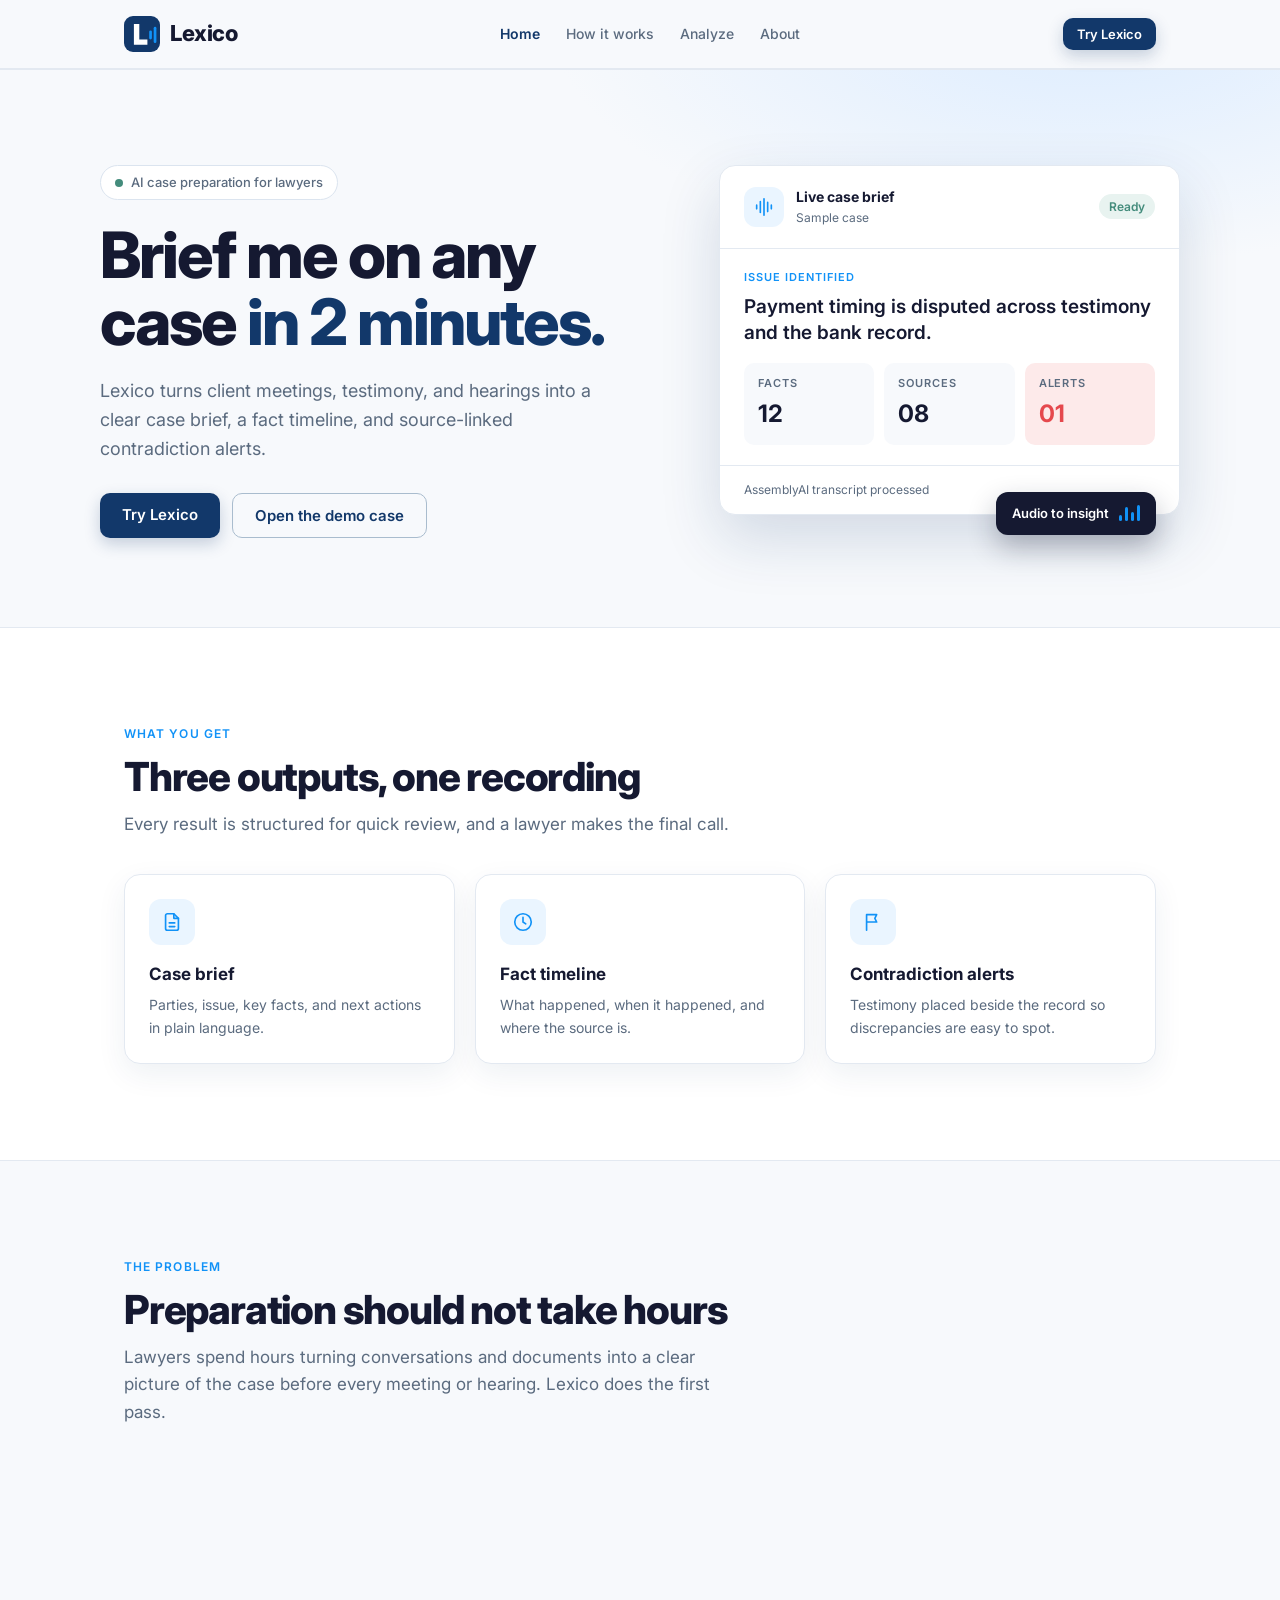
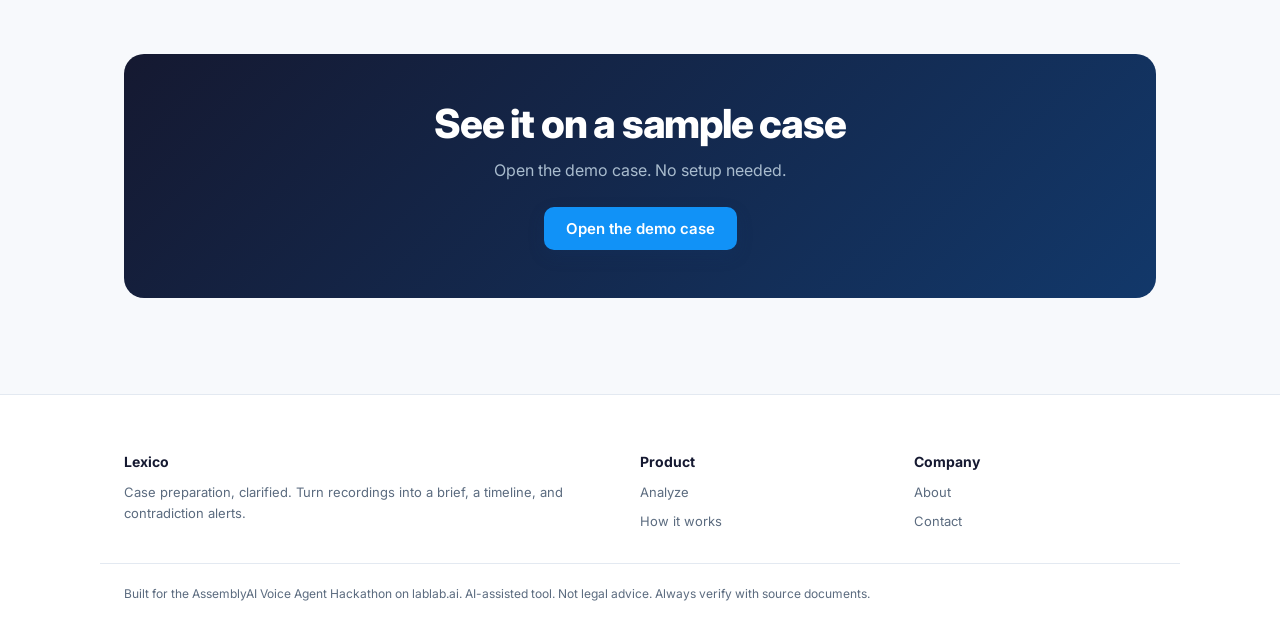
<file: index.html>
<!DOCTYPE html>
<html lang="en"><head><meta charset="utf-8"><meta name="viewport" content="width=device-width, initial-scale=1">
<title>Lexico: Case preparation, clarified</title><meta name="description" content="Lexico turns case recordings into a clear brief, fact timeline, and contradiction review.">
<link rel="icon" href="data:image/svg+xml,%3Csvg xmlns='http://www.w3.org/2000/svg' viewBox='0 0 40 40'%3E%3Crect width='40' height='40' rx='10' fill='%2312386A'/%3E%3Cpath d='M11 9h6v17h9v6H11z' fill='white'/%3E%3Crect x='28' y='16' width='3' height='10' rx='1.5' fill='%231192F7'/%3E%3Crect x='33' y='12' width='3' height='18' rx='1.5' fill='%231192F7'/%3E%3C/svg%3E">
<link href="https://fonts.googleapis.com/css2?family=Inter:wght@400;500;600;800&display=swap" rel="stylesheet">
<link rel="stylesheet" href="style.css"></head><body>
<header><div class="wrap bar"><a class="logo" href="index.html" aria-label="Lexico home">
<svg width="36" height="36" viewBox="0 0 40 40" aria-hidden="true"><rect width="40" height="40" rx="10" fill="#12386A"/><path d="M11 9h6v17h9v6H11z" fill="#fff"/><rect x="28" y="16" width="3" height="10" rx="1.5" fill="#1192F7"/><rect x="33" y="12" width="3" height="18" rx="1.5" fill="#1192F7"/></svg>Lexico</a><nav><a href="index.html" class="on">Home</a><a href="how-it-works.html">How it works</a><a href="analyze.html">Analyze</a><a href="about.html">About</a></nav><a class="btn small" href="analyze.html">Try Lexico</a></div></header>
<main><div class="herobg"><div class="wrap hero"><div><div class="pill"><i></i>AI case preparation for lawyers</div><h1>Brief me on any case <em>in 2 minutes.</em></h1>
<p class="lead">Lexico turns client meetings, testimony, and hearings into a clear case brief, a fact timeline, and source-linked contradiction alerts.</p>
<div class="row"><a class="btn" href="analyze.html">Try Lexico</a><a class="btn ghost" href="analyze.html#demo">Open the demo case</a></div></div>
<div class="pvwrap"><div class="card pv" aria-label="Sample result">
<div class="hd"><div class="ico"><svg viewBox="0 0 24 24" aria-hidden="true"><path d="M4 10v4M8 6v12M12 3v18M16 7v10M20 10v4"/></svg></div><div><b>Live case brief</b><small>Sample case</small></div><span class="ok">Ready</span></div>
<div class="bd"><div class="eyebrow">Issue identified</div><h3>Payment timing is disputed across testimony and the bank record.</h3>
<div class="stats"><div class="stat"><span class="lab">FACTS</span><b>12</b></div><div class="stat"><span class="lab">SOURCES</span><b>08</b></div><div class="stat red"><span class="lab">ALERTS</span><b>01</b></div></div></div>
<div class="ft">AssemblyAI transcript processed</div></div>
<div class="float">Audio to insight<span><b style="height:6px"></b><b style="height:14px"></b><b style="height:9px"></b><b style="height:16px"></b></span></div></div></div></div>
<section class="alt"><div class="wrap"><div class="eyebrow">What you get</div><h2>Three outputs, one recording</h2><p class="sub">Every result is structured for quick review, and a lawyer makes the final call.</p>
<div class="grid3"><div class="card"><div class="ico"><svg viewBox="0 0 24 24" aria-hidden="true"><path d="M14 3H7a2 2 0 0 0-2 2v14a2 2 0 0 0 2 2h10a2 2 0 0 0 2-2V8z"/><path d="M14 3v5h5M9 13h6M9 17h6"/></svg></div><h3>Case brief</h3><p>Parties, issue, key facts, and next actions in plain language.</p></div>
<div class="card"><div class="ico"><svg viewBox="0 0 24 24" aria-hidden="true"><circle cx="12" cy="12" r="9"/><path d="M12 7v5l3 2"/></svg></div><h3>Fact timeline</h3><p>What happened, when it happened, and where the source is.</p></div>
<div class="card"><div class="ico"><svg viewBox="0 0 24 24" aria-hidden="true"><path d="M5 21V4M5 4h11l-2 4 2 4H5"/></svg></div><h3>Contradiction alerts</h3><p>Testimony placed beside the record so discrepancies are easy to spot.</p></div></div></div></section>
<section><div class="wrap"><div class="eyebrow">The problem</div><h2>Preparation should not take hours</h2><p class="sub">Lawyers spend hours turning conversations and documents into a clear picture of the case before every meeting or hearing. Lexico does the first pass.</p></div></section><section><div class="wrap"><div class="dark"><h2>See it on a sample case</h2><p>Open the demo case. No setup needed.</p><a class="btn" href="analyze.html#demo">Open the demo case</a></div></div></section></main>
<footer><div class="wrap fgrid"><div><b>Lexico</b><span>Case preparation, clarified. Turn recordings into a brief, a timeline, and contradiction alerts.</span></div>
<div><b>Product</b><a href="analyze.html">Analyze</a><a href="how-it-works.html">How it works</a></div>
<div><b>Company</b><a href="about.html">About</a><a href="about.html#contact">Contact</a></div></div>
<div class="wrap fine">Built for the AssemblyAI Voice Agent Hackathon on lablab.ai. AI-assisted tool. Not legal advice. Always verify with source documents.</div></footer>
</body></html>
</file>
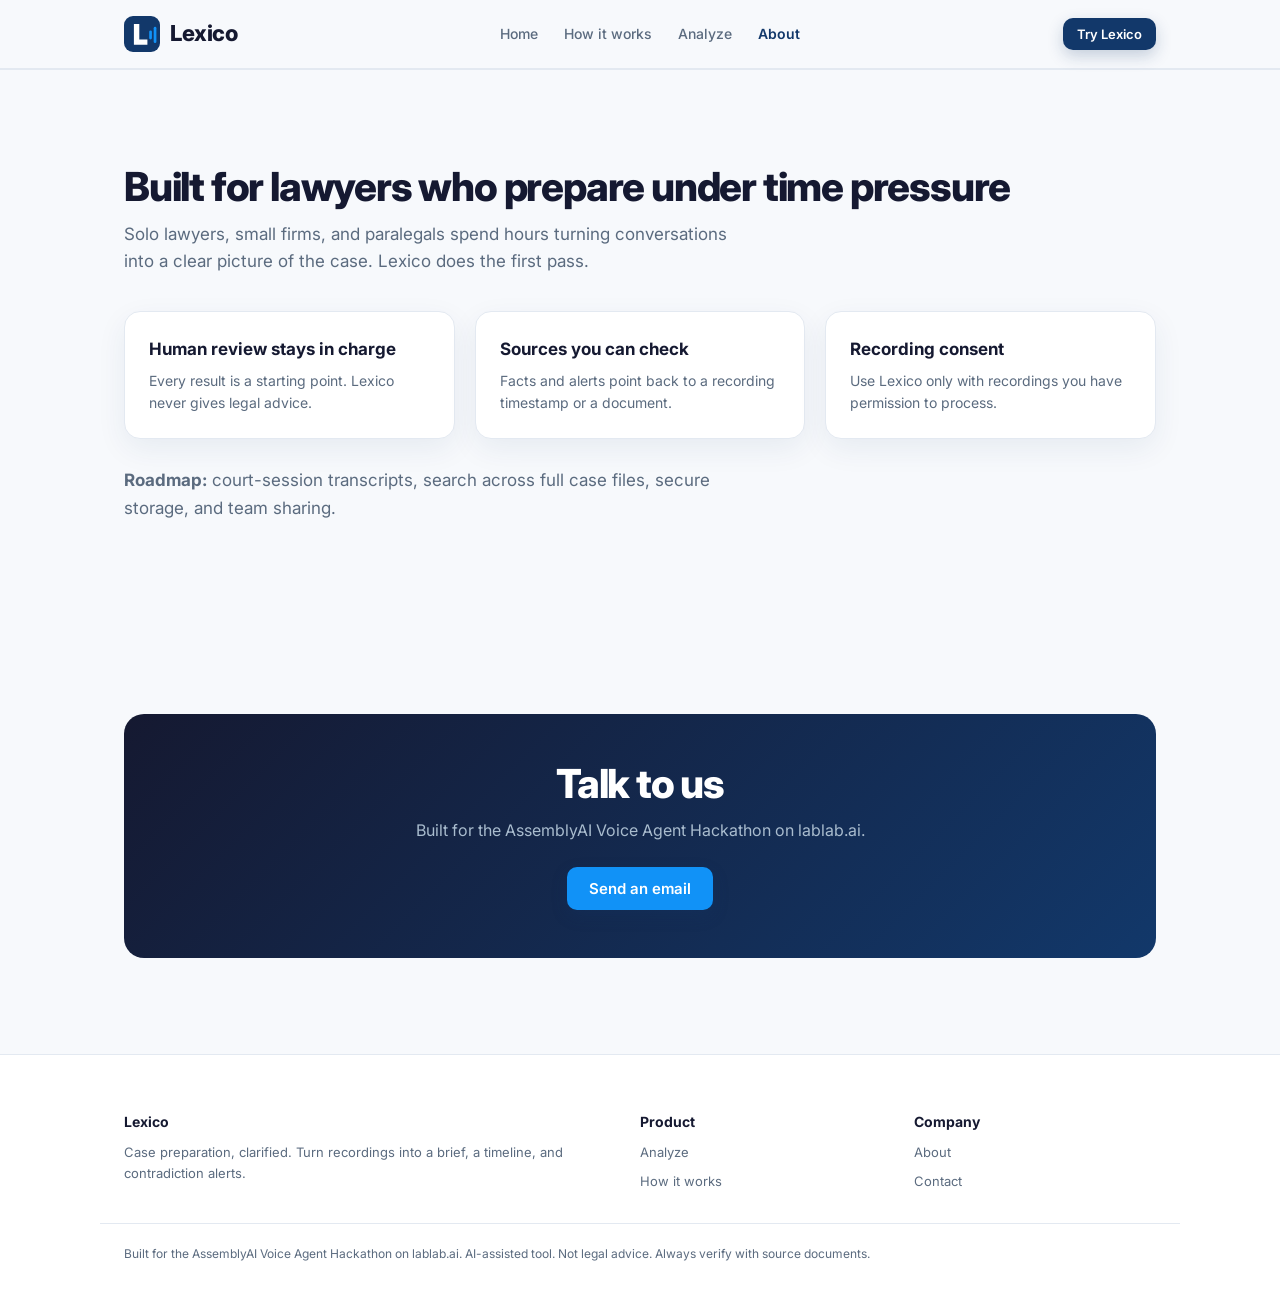
<file: about.html>
<!DOCTYPE html>
<html lang="en"><head><meta charset="utf-8"><meta name="viewport" content="width=device-width, initial-scale=1">
<title>About Lexico</title><meta name="description" content="Who Lexico is for and where it is going.">
<link rel="icon" href="data:image/svg+xml,%3Csvg xmlns='http://www.w3.org/2000/svg' viewBox='0 0 40 40'%3E%3Crect width='40' height='40' rx='10' fill='%2312386A'/%3E%3Cpath d='M11 9h6v17h9v6H11z' fill='white'/%3E%3Crect x='28' y='16' width='3' height='10' rx='1.5' fill='%231192F7'/%3E%3Crect x='33' y='12' width='3' height='18' rx='1.5' fill='%231192F7'/%3E%3C/svg%3E">
<link href="https://fonts.googleapis.com/css2?family=Inter:wght@400;500;600;800&display=swap" rel="stylesheet">
<link rel="stylesheet" href="style.css"></head><body>
<header><div class="wrap bar"><a class="logo" href="index.html" aria-label="Lexico home">
<svg width="36" height="36" viewBox="0 0 40 40" aria-hidden="true"><rect width="40" height="40" rx="10" fill="#12386A"/><path d="M11 9h6v17h9v6H11z" fill="#fff"/><rect x="28" y="16" width="3" height="10" rx="1.5" fill="#1192F7"/><rect x="33" y="12" width="3" height="18" rx="1.5" fill="#1192F7"/></svg>Lexico</a><nav><a href="index.html">Home</a><a href="how-it-works.html">How it works</a><a href="analyze.html">Analyze</a><a href="about.html" class="on">About</a></nav><a class="btn small" href="analyze.html">Try Lexico</a></div></header>
<main><section id="about"><div class="wrap">
<h2>Built for lawyers who prepare under time pressure</h2>
<p class="sub">Solo lawyers, small firms, and paralegals spend hours turning conversations into a clear picture of the case. Lexico does the first pass.</p>
<div class="grid3">
<div class="card"><h3>Human review stays in charge</h3><p>Every result is a starting point. Lexico never gives legal advice.</p></div>
<div class="card"><h3>Sources you can check</h3><p>Facts and alerts point back to a recording timestamp or a document.</p></div>
<div class="card"><h3>Recording consent</h3><p>Use Lexico only with recordings you have permission to process.</p></div>
</div>
<p class="sub" style="margin-top:28px;margin-bottom:0"><b>Roadmap:</b> court-session transcripts, search across full case files, secure storage, and team sharing.</p>
</div></section><section id="contact"><div class="wrap"><div class="dark">
<h2>Talk to us</h2><p>Built for the AssemblyAI Voice Agent Hackathon on lablab.ai.</p>
<a class="btn" href="mailto:hello@example.com?subject=Lexico">Send an email</a>
</div></div></section></main>
<footer><div class="wrap fgrid"><div><b>Lexico</b><span>Case preparation, clarified. Turn recordings into a brief, a timeline, and contradiction alerts.</span></div>
<div><b>Product</b><a href="analyze.html">Analyze</a><a href="how-it-works.html">How it works</a></div>
<div><b>Company</b><a href="about.html">About</a><a href="about.html#contact">Contact</a></div></div>
<div class="wrap fine">Built for the AssemblyAI Voice Agent Hackathon on lablab.ai. AI-assisted tool. Not legal advice. Always verify with source documents.</div></footer>
</body></html>
</file>
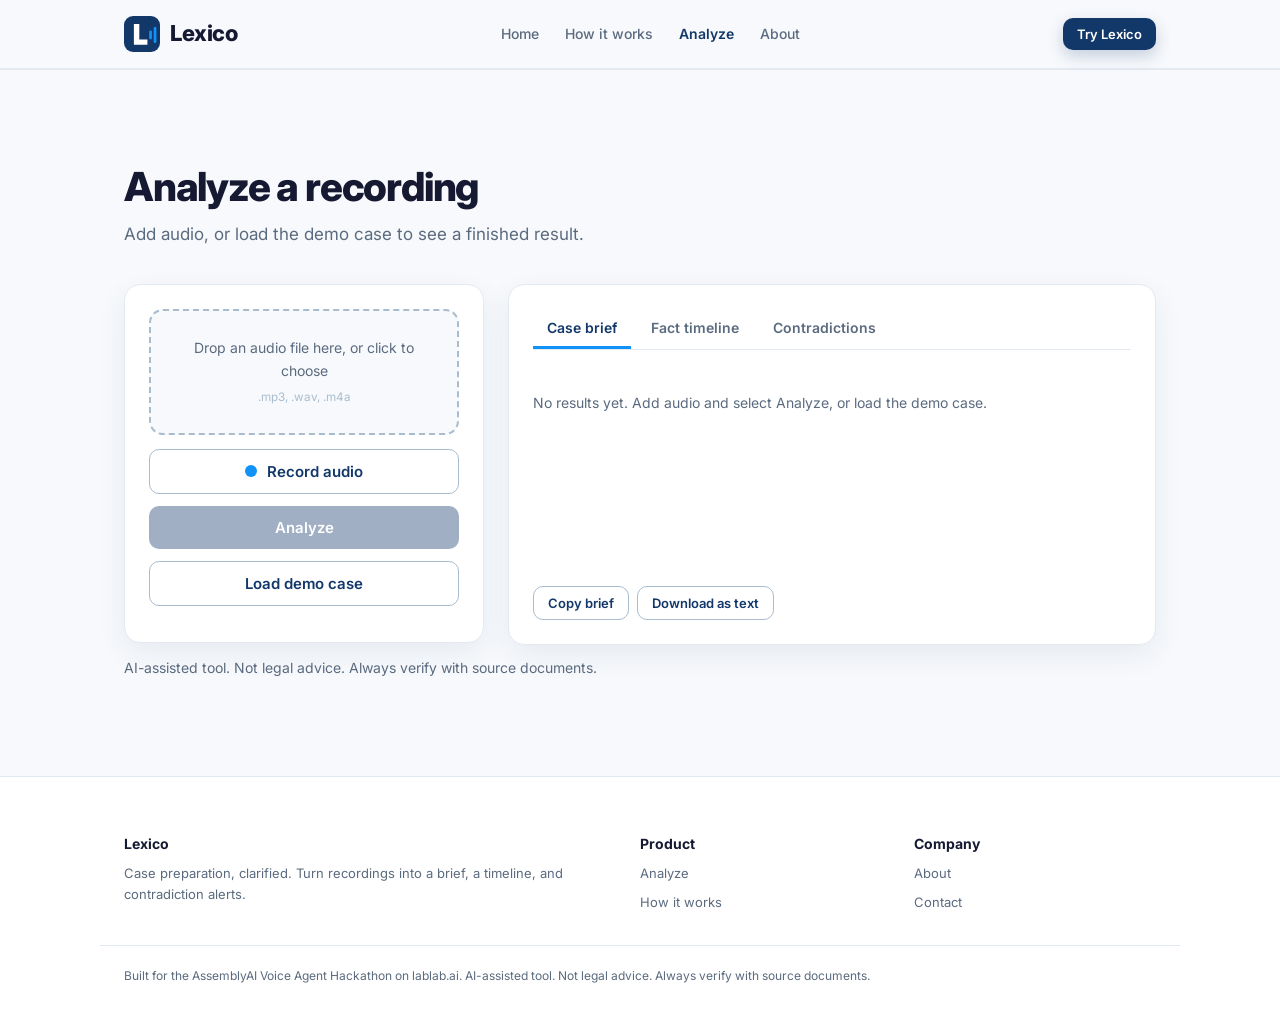
<file: analyze.html>
<!DOCTYPE html>
<html lang="en"><head><meta charset="utf-8"><meta name="viewport" content="width=device-width, initial-scale=1">
<title>Analyze a recording | Lexico</title><meta name="description" content="Upload or record audio and get a case brief, timeline, and contradiction alerts.">
<link rel="icon" href="data:image/svg+xml,%3Csvg xmlns='http://www.w3.org/2000/svg' viewBox='0 0 40 40'%3E%3Crect width='40' height='40' rx='10' fill='%2312386A'/%3E%3Cpath d='M11 9h6v17h9v6H11z' fill='white'/%3E%3Crect x='28' y='16' width='3' height='10' rx='1.5' fill='%231192F7'/%3E%3Crect x='33' y='12' width='3' height='18' rx='1.5' fill='%231192F7'/%3E%3C/svg%3E">
<link href="https://fonts.googleapis.com/css2?family=Inter:wght@400;500;600;800&display=swap" rel="stylesheet">
<link rel="stylesheet" href="style.css"></head><body>
<header><div class="wrap bar"><a class="logo" href="index.html" aria-label="Lexico home">
<svg width="36" height="36" viewBox="0 0 40 40" aria-hidden="true"><rect width="40" height="40" rx="10" fill="#12386A"/><path d="M11 9h6v17h9v6H11z" fill="#fff"/><rect x="28" y="16" width="3" height="10" rx="1.5" fill="#1192F7"/><rect x="33" y="12" width="3" height="18" rx="1.5" fill="#1192F7"/></svg>Lexico</a><nav><a href="index.html">Home</a><a href="how-it-works.html">How it works</a><a href="analyze.html" class="on">Analyze</a><a href="about.html">About</a></nav><a class="btn small" href="analyze.html">Try Lexico</a></div></header>
<main><section id="analyze"><div class="wrap">
<h2>Analyze a recording</h2>
<p class="sub">Add audio, or load the demo case to see a finished result.</p>
<div class="app">
<div class="card">
<label class="drop" id="drop" for="file"><span id="dropTxt">Drop an audio file here, or click to choose<br><small>.mp3, .wav, .m4a</small></span></label>
<input id="file" type="file" accept="audio/*,.mp3,.wav,.m4a" hidden>
<div class="stack">
<button class="btn ghost mic" id="rec" type="button"><span class="dot"></span><span id="recTxt">Record audio</span></button>
<button class="btn" id="go" type="button" disabled>Analyze</button>
<button class="btn ghost" id="demo" type="button">Load demo case</button>
</div>
<div class="msg" id="msg" role="status"></div>
</div>
<div class="card">
<div class="tabs" role="tablist">
<button class="tab" role="tab" aria-selected="true" data-t="brief">Case brief</button>
<button class="tab" role="tab" aria-selected="false" data-t="time">Fact timeline</button>
<button class="tab" role="tab" aria-selected="false" data-t="con">Contradictions<span class="badge" id="cnt" hidden>0</span></button>
</div>
<div class="pane on" id="p-brief"><p class="empty">No results yet. Add audio and select Analyze, or load the demo case.</p></div>
<div class="pane" id="p-time"><p class="empty">The timeline appears here after analysis.</p></div>
<div class="pane" id="p-con"><p class="empty">Contradiction alerts appear here after analysis.</p></div>
<details id="tr" hidden><summary>Transcript</summary><p id="trTxt"></p></details>
<div class="tools"><button class="btn ghost small" id="copy" type="button" hidden>Copy brief</button><button class="btn ghost small" id="dl" type="button" hidden>Download as text</button></div>
</div>
</div>
<p class="msg">AI-assisted tool. Not legal advice. Always verify with source documents.</p>
</div></section></main>
<footer><div class="wrap fgrid"><div><b>Lexico</b><span>Case preparation, clarified. Turn recordings into a brief, a timeline, and contradiction alerts.</span></div>
<div><b>Product</b><a href="analyze.html">Analyze</a><a href="how-it-works.html">How it works</a></div>
<div><b>Company</b><a href="about.html">About</a><a href="about.html#contact">Contact</a></div></div>
<div class="wrap fine">Built for the AssemblyAI Voice Agent Hackathon on lablab.ai. AI-assisted tool. Not legal advice. Always verify with source documents.</div></footer>
<script src="config.js"></script><script src="app.js"></script></body></html>
</file>
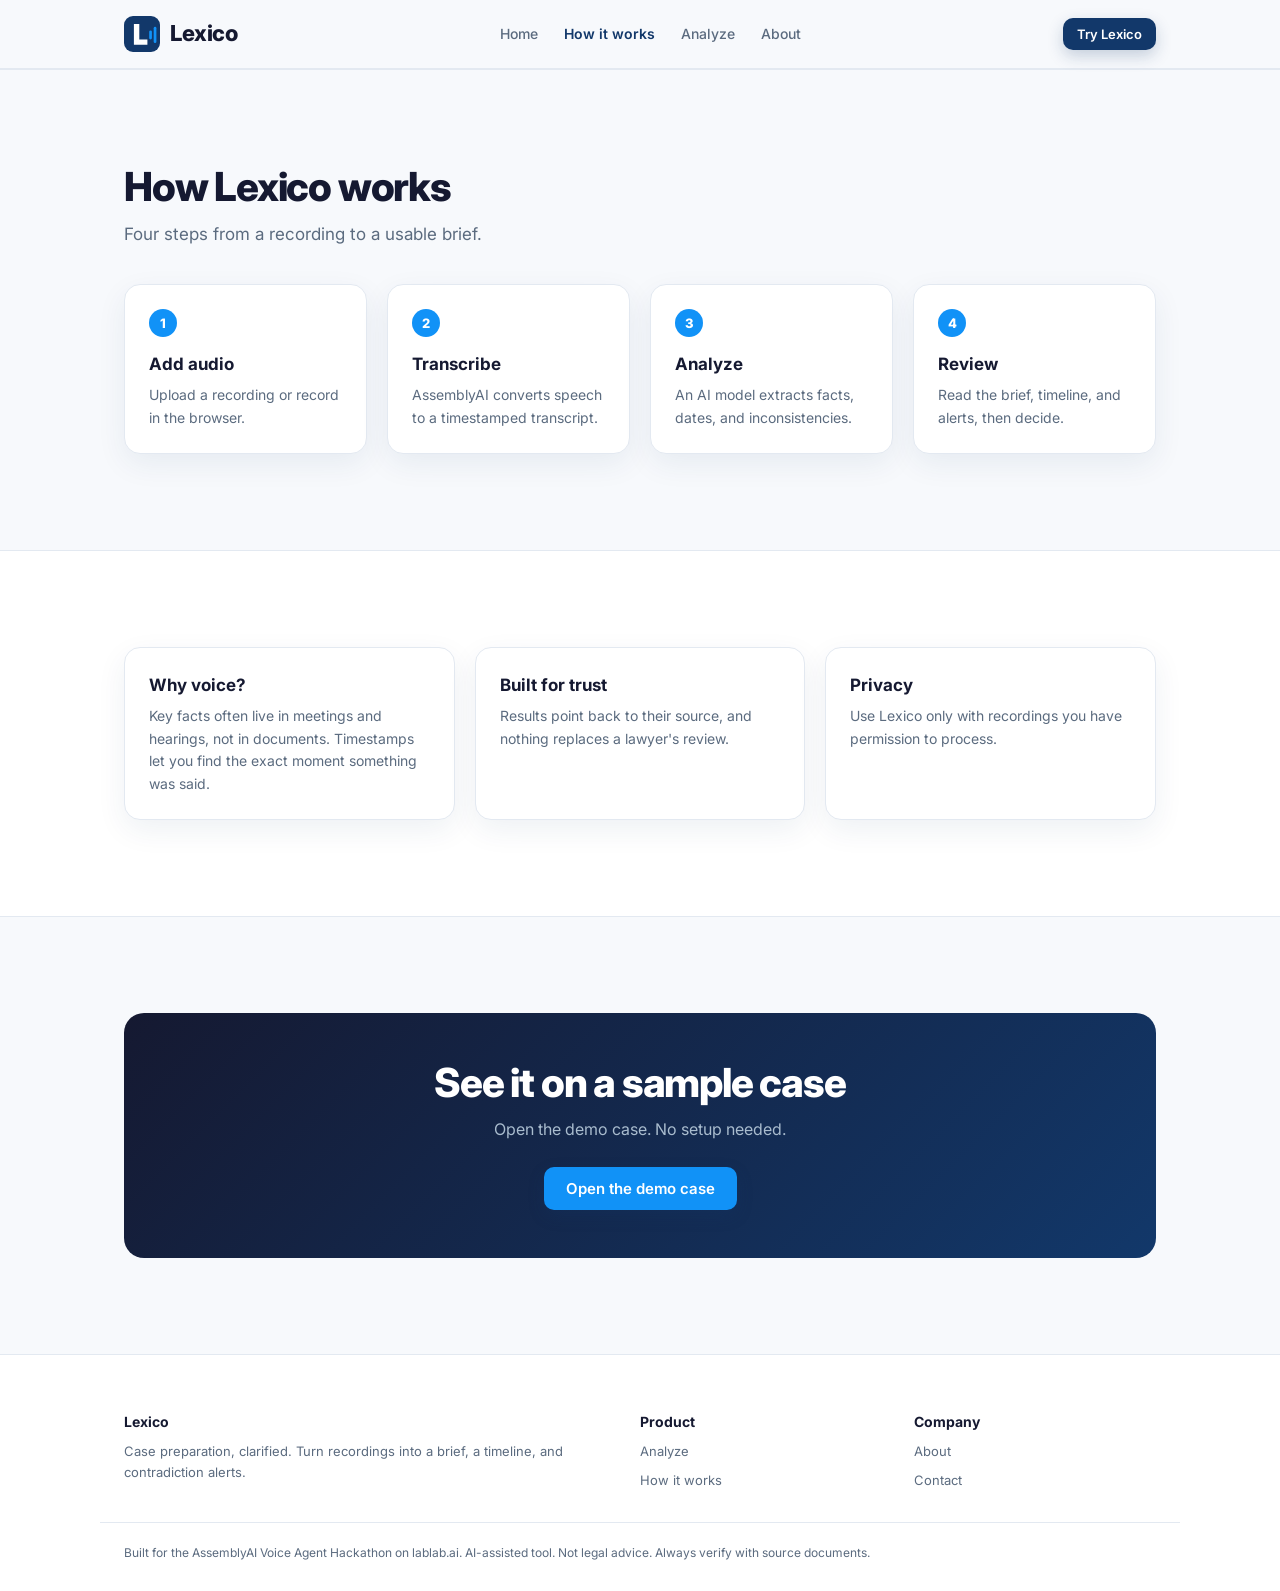
<file: how-it-works.html>
<!DOCTYPE html>
<html lang="en"><head><meta charset="utf-8"><meta name="viewport" content="width=device-width, initial-scale=1">
<title>How Lexico works</title><meta name="description" content="From a recording to a case brief in four steps.">
<link rel="icon" href="data:image/svg+xml,%3Csvg xmlns='http://www.w3.org/2000/svg' viewBox='0 0 40 40'%3E%3Crect width='40' height='40' rx='10' fill='%2312386A'/%3E%3Cpath d='M11 9h6v17h9v6H11z' fill='white'/%3E%3Crect x='28' y='16' width='3' height='10' rx='1.5' fill='%231192F7'/%3E%3Crect x='33' y='12' width='3' height='18' rx='1.5' fill='%231192F7'/%3E%3C/svg%3E">
<link href="https://fonts.googleapis.com/css2?family=Inter:wght@400;500;600;800&display=swap" rel="stylesheet">
<link rel="stylesheet" href="style.css"></head><body>
<header><div class="wrap bar"><a class="logo" href="index.html" aria-label="Lexico home">
<svg width="36" height="36" viewBox="0 0 40 40" aria-hidden="true"><rect width="40" height="40" rx="10" fill="#12386A"/><path d="M11 9h6v17h9v6H11z" fill="#fff"/><rect x="28" y="16" width="3" height="10" rx="1.5" fill="#1192F7"/><rect x="33" y="12" width="3" height="18" rx="1.5" fill="#1192F7"/></svg>Lexico</a><nav><a href="index.html">Home</a><a href="how-it-works.html" class="on">How it works</a><a href="analyze.html">Analyze</a><a href="about.html">About</a></nav><a class="btn small" href="analyze.html">Try Lexico</a></div></header>
<main><section><div class="wrap"><h2>How Lexico works</h2><p class="sub">Four steps from a recording to a usable brief.</p>
<div class="grid4"><div class="card"><div class="step">1</div><h3>Add audio</h3><p>Upload a recording or record in the browser.</p></div>
<div class="card"><div class="step">2</div><h3>Transcribe</h3><p>AssemblyAI converts speech to a timestamped transcript.</p></div>
<div class="card"><div class="step">3</div><h3>Analyze</h3><p>An AI model extracts facts, dates, and inconsistencies.</p></div>
<div class="card"><div class="step">4</div><h3>Review</h3><p>Read the brief, timeline, and alerts, then decide.</p></div></div></div></section>
<section class="alt"><div class="wrap"><div class="grid3"><div class="card"><h3>Why voice?</h3><p>Key facts often live in meetings and hearings, not in documents. Timestamps let you find the exact moment something was said.</p></div>
<div class="card"><h3>Built for trust</h3><p>Results point back to their source, and nothing replaces a lawyer's review.</p></div>
<div class="card"><h3>Privacy</h3><p>Use Lexico only with recordings you have permission to process.</p></div></div></div></section><section><div class="wrap"><div class="dark"><h2>See it on a sample case</h2><p>Open the demo case. No setup needed.</p><a class="btn" href="analyze.html#demo">Open the demo case</a></div></div></section></main>
<footer><div class="wrap fgrid"><div><b>Lexico</b><span>Case preparation, clarified. Turn recordings into a brief, a timeline, and contradiction alerts.</span></div>
<div><b>Product</b><a href="analyze.html">Analyze</a><a href="how-it-works.html">How it works</a></div>
<div><b>Company</b><a href="about.html">About</a><a href="about.html#contact">Contact</a></div></div>
<div class="wrap fine">Built for the AssemblyAI Voice Agent Hackathon on lablab.ai. AI-assisted tool. Not legal advice. Always verify with source documents.</div></footer>
</body></html>
</file>
<file: style.css>
:root{--navy:#12386A;--ink:#151931;--accent:#1192F7;--bg:#F7F9FC;--card:#fff;--muted:#A9BCCE;--text2:#5B6B7F;--alert:#E5484D;--ok:#448C7C}
*{box-sizing:border-box;margin:0}
html{scroll-behavior:smooth}
body{font-family:Inter,system-ui,sans-serif;background:var(--bg);color:var(--ink);line-height:1.6}
a{color:inherit;text-decoration:none}
.wrap{max-width:1080px;margin:0 auto;padding:0 24px}
:focus-visible{outline:3px solid var(--accent);outline-offset:2px}
header{position:sticky;top:0;z-index:10;background:rgba(247,249,252,.92);backdrop-filter:blur(8px);border-bottom:1px solid #e3e9f1}
.bar{display:flex;align-items:center;justify-content:space-between;height:68px}
.logo{display:flex;align-items:center;gap:10px;font-weight:800;font-size:22px;letter-spacing:-.5px}
nav{display:flex;gap:26px;font-size:14px;font-weight:500;color:var(--text2)}
nav a:hover{color:var(--navy)}
.btn{display:inline-block;background:var(--navy);color:#fff;border:0;border-radius:10px;padding:12px 22px;font:600 15px Inter,sans-serif;cursor:pointer;box-shadow:0 6px 16px rgba(18,56,106,.22)}
.btn:hover{background:#0e2d55}.btn:disabled{opacity:.4;cursor:not-allowed;box-shadow:none}
.btn.ghost{background:transparent;color:var(--navy);border:1.5px solid var(--muted);box-shadow:none}
.btn.small{padding:8px 14px;font-size:13px}
.hero{padding:88px 0 72px;display:grid;grid-template-columns:1.1fr .9fr;gap:56px;align-items:center}
h1{font-size:clamp(38px,6vw,64px);line-height:1.04;letter-spacing:-2px;font-weight:800}
h2{font-size:clamp(28px,4vw,40px);letter-spacing:-1.2px;line-height:1.1;font-weight:800;margin-bottom:12px}
.lead{font-size:18px;color:var(--text2);margin:22px 0 30px;max-width:46ch}
.row{display:flex;gap:12px;flex-wrap:wrap}
.card{background:var(--card);border:1px solid #e3e9f1;border-radius:16px;padding:24px;box-shadow:0 10px 30px rgba(18,56,106,.07)}
.pv small{color:var(--text2);font-size:13px}
.pv h3{font-size:19px;margin:8px 0 18px;line-height:1.3}
.stats{display:grid;grid-template-columns:repeat(3,1fr);gap:10px}
.stat{background:var(--bg);border-radius:10px;padding:10px 14px;font-size:12px;color:var(--text2)}
.stat b{display:block;font-size:22px;color:var(--ink)}
.stat.red{background:#fdeaea}.stat.red b{color:var(--alert)}
section{padding:72px 0}
section.alt{background:#fff;border-top:1px solid #e3e9f1;border-bottom:1px solid #e3e9f1}
.sub{color:var(--text2);max-width:56ch;margin-bottom:36px}
.grid3{display:grid;grid-template-columns:repeat(3,1fr);gap:20px}
.grid4{display:grid;grid-template-columns:repeat(4,1fr);gap:20px}
.card h3{font-size:17px;margin-bottom:6px}
.card p{font-size:14px;color:var(--text2)}
.step{font-weight:800;font-size:13px;color:#fff;background:var(--accent);width:28px;height:28px;border-radius:50%;display:grid;place-items:center;margin-bottom:14px}
.app{display:grid;grid-template-columns:360px 1fr;gap:24px;align-items:start}
.drop{border:2px dashed var(--muted);border-radius:14px;padding:26px;text-align:center;color:var(--text2);font-size:14px;cursor:pointer;background:var(--bg)}
.drop.on{border-color:var(--accent);background:#eaf5ff}
.stack{display:grid;gap:12px;margin-top:14px}
.mic{display:flex;align-items:center;justify-content:center;gap:10px}
.dot{width:12px;height:12px;border-radius:50%;background:var(--accent)}
.rec .dot{background:var(--alert);animation:pulse 1.1s infinite}
@keyframes pulse{50%{box-shadow:0 0 0 8px rgba(229,72,77,.18)}}
.tabs{display:flex;gap:6px;border-bottom:1px solid #e3e9f1;margin-bottom:18px;flex-wrap:wrap}
.tab{background:none;border:0;padding:10px 14px;font:600 14px Inter,sans-serif;color:var(--text2);cursor:pointer;border-bottom:3px solid transparent}
.tab[aria-selected=true]{color:var(--navy);border-color:var(--accent)}
.badge{background:var(--alert);color:#fff;border-radius:99px;font-size:11px;padding:1px 7px;margin-left:6px}
.pane{display:none;min-height:200px}.pane.on{display:block}
.empty{color:var(--text2);font-size:14px;padding:24px 0}
.kv{margin-bottom:14px}.kv b{display:block;font-size:13px;color:var(--navy);margin-bottom:2px}
.kv div{font-size:14px;white-space:pre-wrap}
.tl{border-left:2px solid var(--muted);margin-left:6px;padding-left:20px}
.tl .ev{position:relative;margin-bottom:18px;font-size:14px}
.tl .ev:before{content:"";position:absolute;left:-27px;top:6px;width:11px;height:11px;border-radius:50%;background:var(--accent);border:2px solid #fff}
.tl .ev small{color:var(--text2);display:block}
.flag{border-left:5px solid var(--alert);background:#fff6f6;border-radius:10px;padding:14px 16px;margin-bottom:14px;font-size:14px}
.flag b{color:var(--alert)}
.flag small{color:var(--text2);display:block;margin-top:6px}
.tools{display:flex;gap:8px;margin-top:18px;flex-wrap:wrap}
details{margin-top:18px;font-size:14px}summary{cursor:pointer;font-weight:600;color:var(--navy)}
details p{margin-top:8px;color:var(--text2);white-space:pre-wrap}
.msg{font-size:14px;margin-top:12px;color:var(--text2)}.msg.err{color:var(--alert)}
.spin{display:inline-block;width:14px;height:14px;border:2px solid var(--muted);border-top-color:var(--accent);border-radius:50%;animation:sp .8s linear infinite;vertical-align:-2px;margin-right:8px}
@keyframes sp{to{transform:rotate(360deg)}}
.dark{background:var(--ink);color:#fff;border-radius:20px;padding:48px;text-align:center}
.dark p{color:var(--muted);margin:8px 0 24px}
.dark .btn{background:var(--accent)}
footer{padding:40px 0;font-size:13px;color:var(--text2);border-top:1px solid #e3e9f1}
footer .wrap{display:flex;justify-content:space-between;gap:20px;flex-wrap:wrap}
@media(max-width:820px){.hero,.app,.grid3,.grid4{grid-template-columns:1fr}nav{display:flex;order:3;width:100%;gap:18px;overflow-x:auto;padding-bottom:10px}.bar{height:auto;flex-wrap:wrap;padding-top:12px}.hero{padding-top:48px}}
@media(prefers-reduced-motion:reduce){*{animation:none!important}html{scroll-behavior:auto}}

nav a.on{color:var(--navy);font-weight:600}
.pv small{display:block}
/* --- polish --- */
body{-webkit-font-smoothing:antialiased}
section{padding:96px 0}
.herobg{background:radial-gradient(900px 420px at 85% -10%,#dcecff 0%,transparent 60%),linear-gradient(#f7f9fc,#f7f9fc)}
.hero{padding:96px 0 88px}
.pill{display:inline-flex;align-items:center;gap:8px;background:#fff;border:1px solid #dbe4ef;border-radius:99px;padding:6px 14px;font-size:13px;font-weight:500;color:var(--text2);margin-bottom:22px}
.pill i{width:8px;height:8px;border-radius:50%;background:var(--ok)}
h1 em{font-style:normal;color:var(--navy)}
.eyebrow{font-size:12px;font-weight:600;letter-spacing:.09em;text-transform:uppercase;color:var(--accent);margin-bottom:12px}
.btn{transition:transform .15s,box-shadow .15s,background .15s}
.btn:hover{transform:translateY(-1px);box-shadow:0 10px 22px rgba(18,56,106,.28)}
.btn.ghost:hover{background:#fff;box-shadow:0 6px 16px rgba(18,56,106,.1)}
.card{transition:transform .2s,box-shadow .2s,border-color .2s}
.grid3 .card:hover,.grid4 .card:hover{transform:translateY(-3px);box-shadow:0 16px 36px rgba(18,56,106,.12);border-color:#cfdcec}
.ico{width:46px;height:46px;border-radius:12px;background:#eaf5ff;display:grid;place-items:center;margin-bottom:16px}
.ico svg{width:22px;height:22px;stroke:var(--accent);fill:none;stroke-width:1.8;stroke-linecap:round;stroke-linejoin:round}
.pvwrap{position:relative}
.pv{padding:26px;box-shadow:0 24px 60px rgba(18,56,106,.16)}
.pvtop{display:flex;justify-content:space-between;align-items:center;margin-bottom:6px}
.ok{background:#e8f3f0;color:var(--ok);font-size:12px;font-weight:600;padding:3px 10px;border-radius:99px}
.float{position:absolute;left:-24px;bottom:-18px;background:var(--ink);color:#fff;font-size:13px;font-weight:600;padding:11px 16px;border-radius:12px;box-shadow:0 12px 28px rgba(21,25,49,.3);display:flex;align-items:center;gap:10px}
.float span{display:flex;gap:3px;align-items:flex-end;height:16px}
.float span b{width:3px;background:var(--accent);border-radius:2px}
.trust{border-top:1px solid #e3e9f1;border-bottom:1px solid #e3e9f1;background:#fff;padding:22px 0;font-size:14px;color:var(--text2)}
.trust .wrap{display:flex;gap:14px 36px;flex-wrap:wrap;align-items:center;justify-content:center}
.trust b{color:var(--ink);font-weight:600}
.tab{border-radius:8px 8px 0 0}.tab:hover{color:var(--navy);background:#f1f6fc}
.app>.card:first-child{position:sticky;top:88px}
.sub{font-size:17px}
.dark{background:linear-gradient(135deg,#151931,#12386A)}
header{box-shadow:0 1px 0 #e3e9f1}
footer{background:#fff;padding:56px 0 28px}
footer .fgrid{display:grid;grid-template-columns:2fr 1fr 1fr;gap:32px}
footer .fgrid div{display:flex;flex-direction:column;gap:8px}
footer .fgrid b{color:var(--ink);font-size:14px}
footer .fgrid a:hover{color:var(--navy)}
footer .fine{display:block;margin-top:32px;padding-top:20px;border-top:1px solid #e3e9f1;font-size:12px}
@media(max-width:820px){footer .fgrid{grid-template-columns:1fr}.float{left:8px}section{padding:64px 0}.hero{padding:56px 0}}

/* fixes + live card */
.drop{display:block}
.drop small{display:block;margin-top:6px;color:var(--muted)}
.pv{padding:0;overflow:hidden}
.pv .hd{display:flex;align-items:center;gap:12px;padding:20px 24px}
.pv .hd .ico{margin:0;width:40px;height:40px}
.pv .hd b{display:block;font-size:14px}
.pv .hd small{font-size:12px}
.pv .hd .ok{margin-left:auto}
.pv .bd{padding:20px 24px;border-top:1px solid #e3e9f1}
.pv .bd h3{font-size:19px;line-height:1.35;margin:8px 0 18px;font-weight:600}
.pv .eyebrow{margin:0;font-size:11px}
.pv .stat{padding:12px 14px}
.pv .stat .lab{display:block;font-size:11px;font-weight:600;letter-spacing:.08em;color:var(--text2);margin-bottom:2px}
.pv .stat b{font-size:24px}
.pv .ft{padding:14px 24px;border-top:1px solid #e3e9f1;font-size:12px;color:var(--text2)}

/* chip position + card hover */
.float{left:auto;right:24px;bottom:-20px}
.pvwrap{margin-bottom:24px}
.pv{transition:transform .3s ease,box-shadow .3s ease;animation:bob 6s ease-in-out infinite}
.pv:hover{transform:translateY(-8px);box-shadow:0 32px 70px rgba(18,56,106,.22);animation-play-state:paused}
@keyframes bob{50%{transform:translateY(-6px)}}
@media(max-width:820px){.float{left:auto;right:16px}}
</file>
